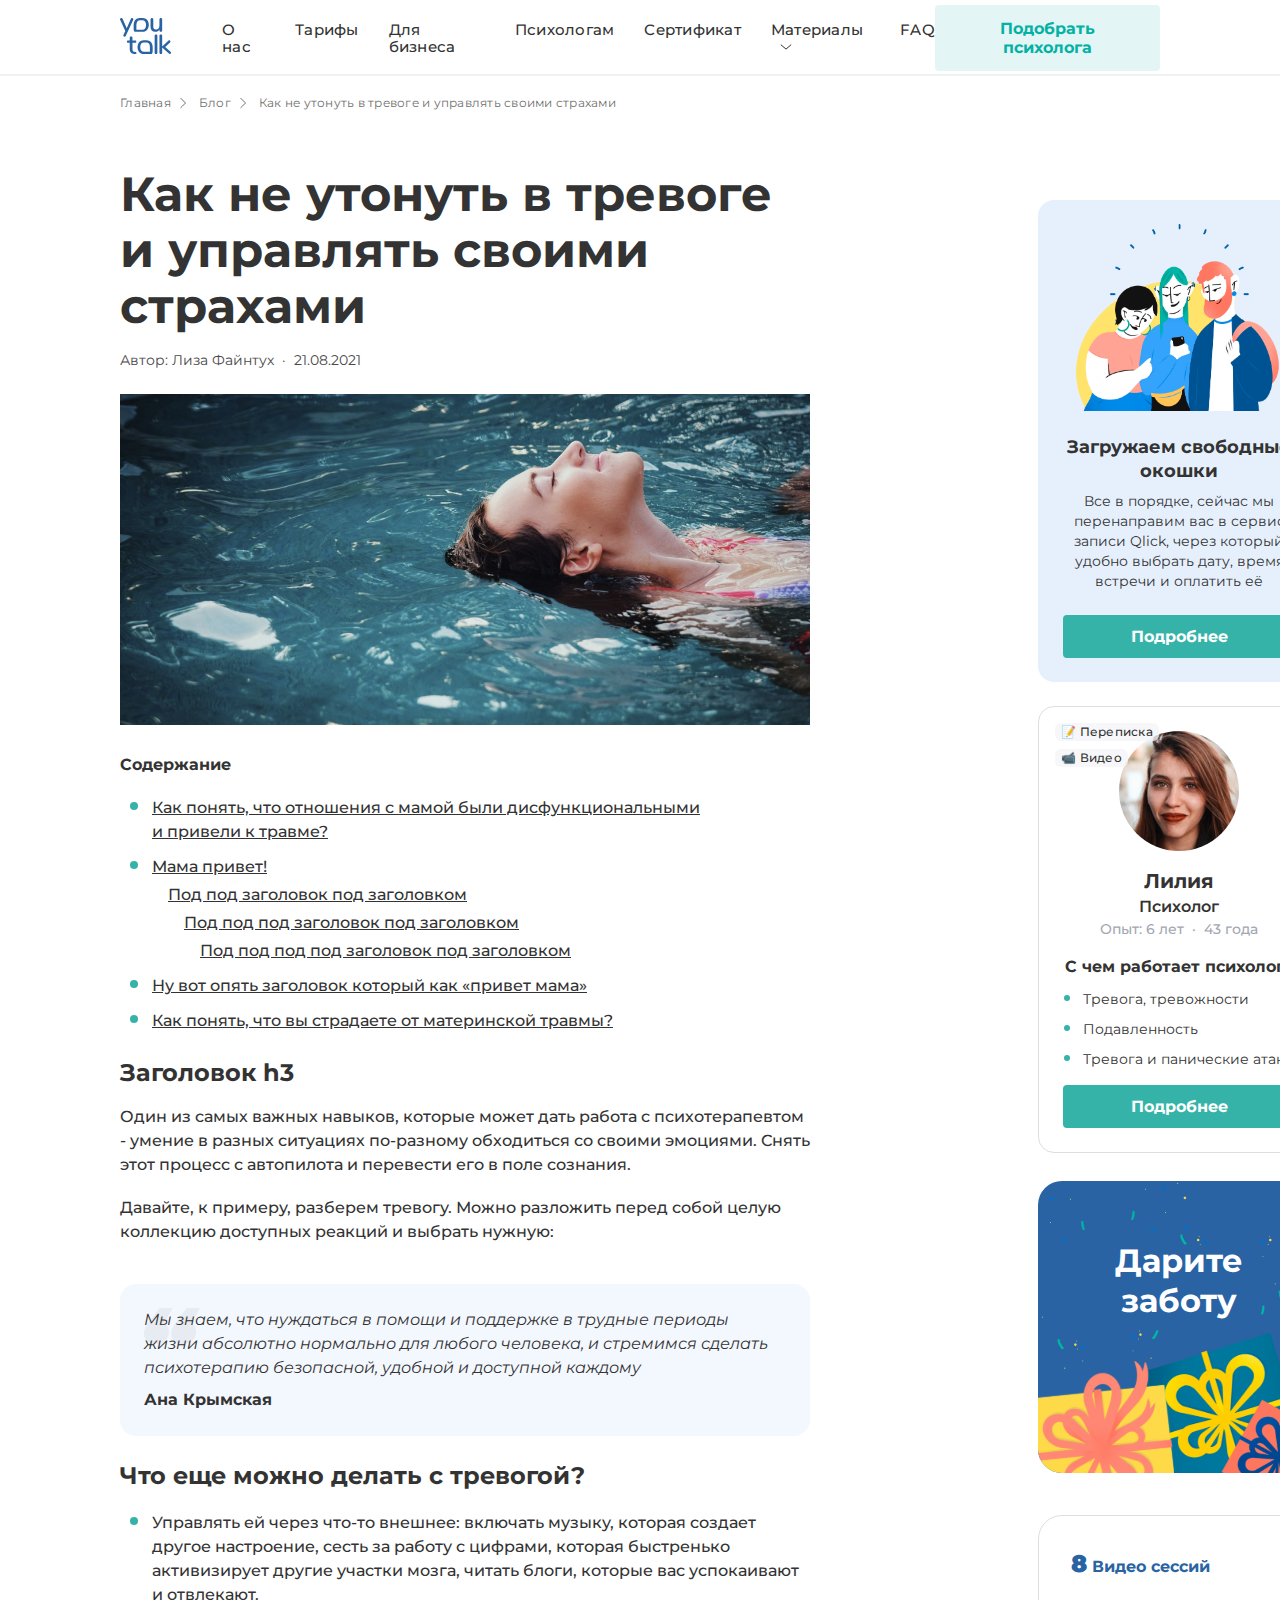
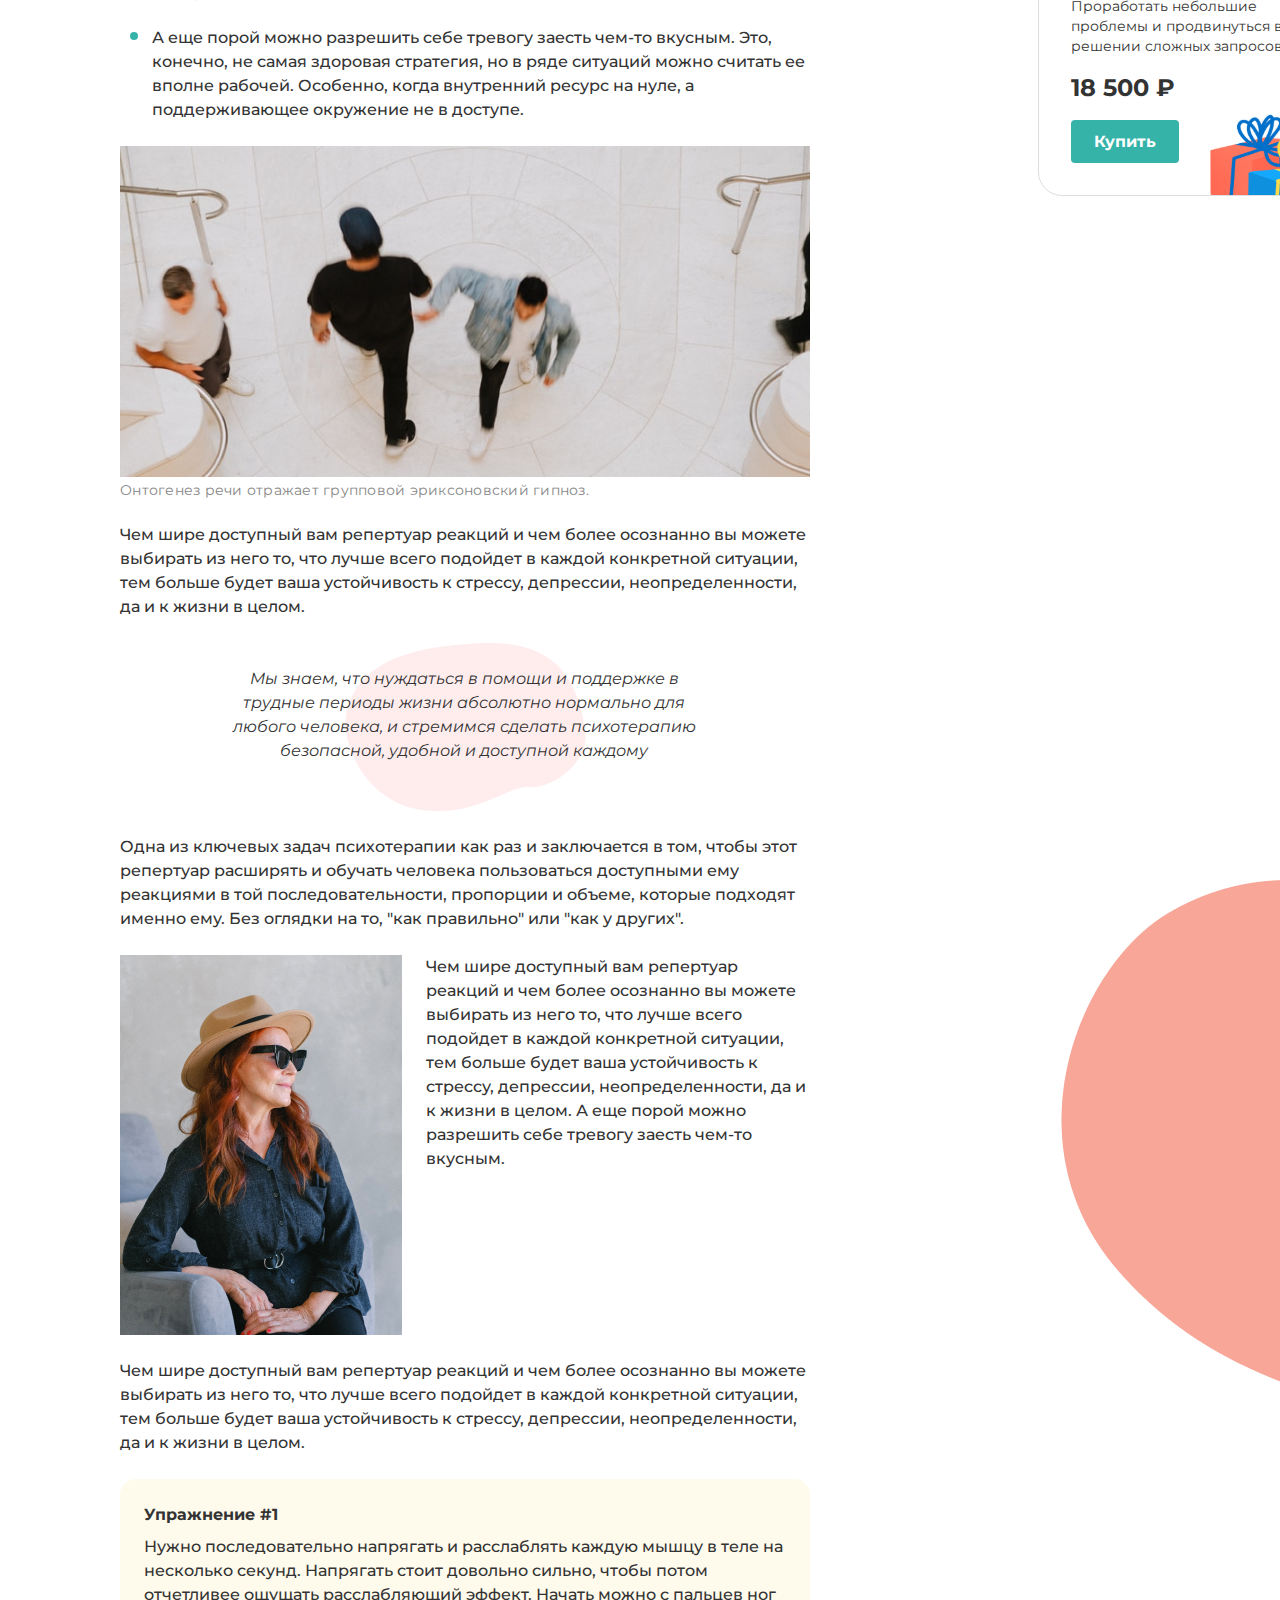
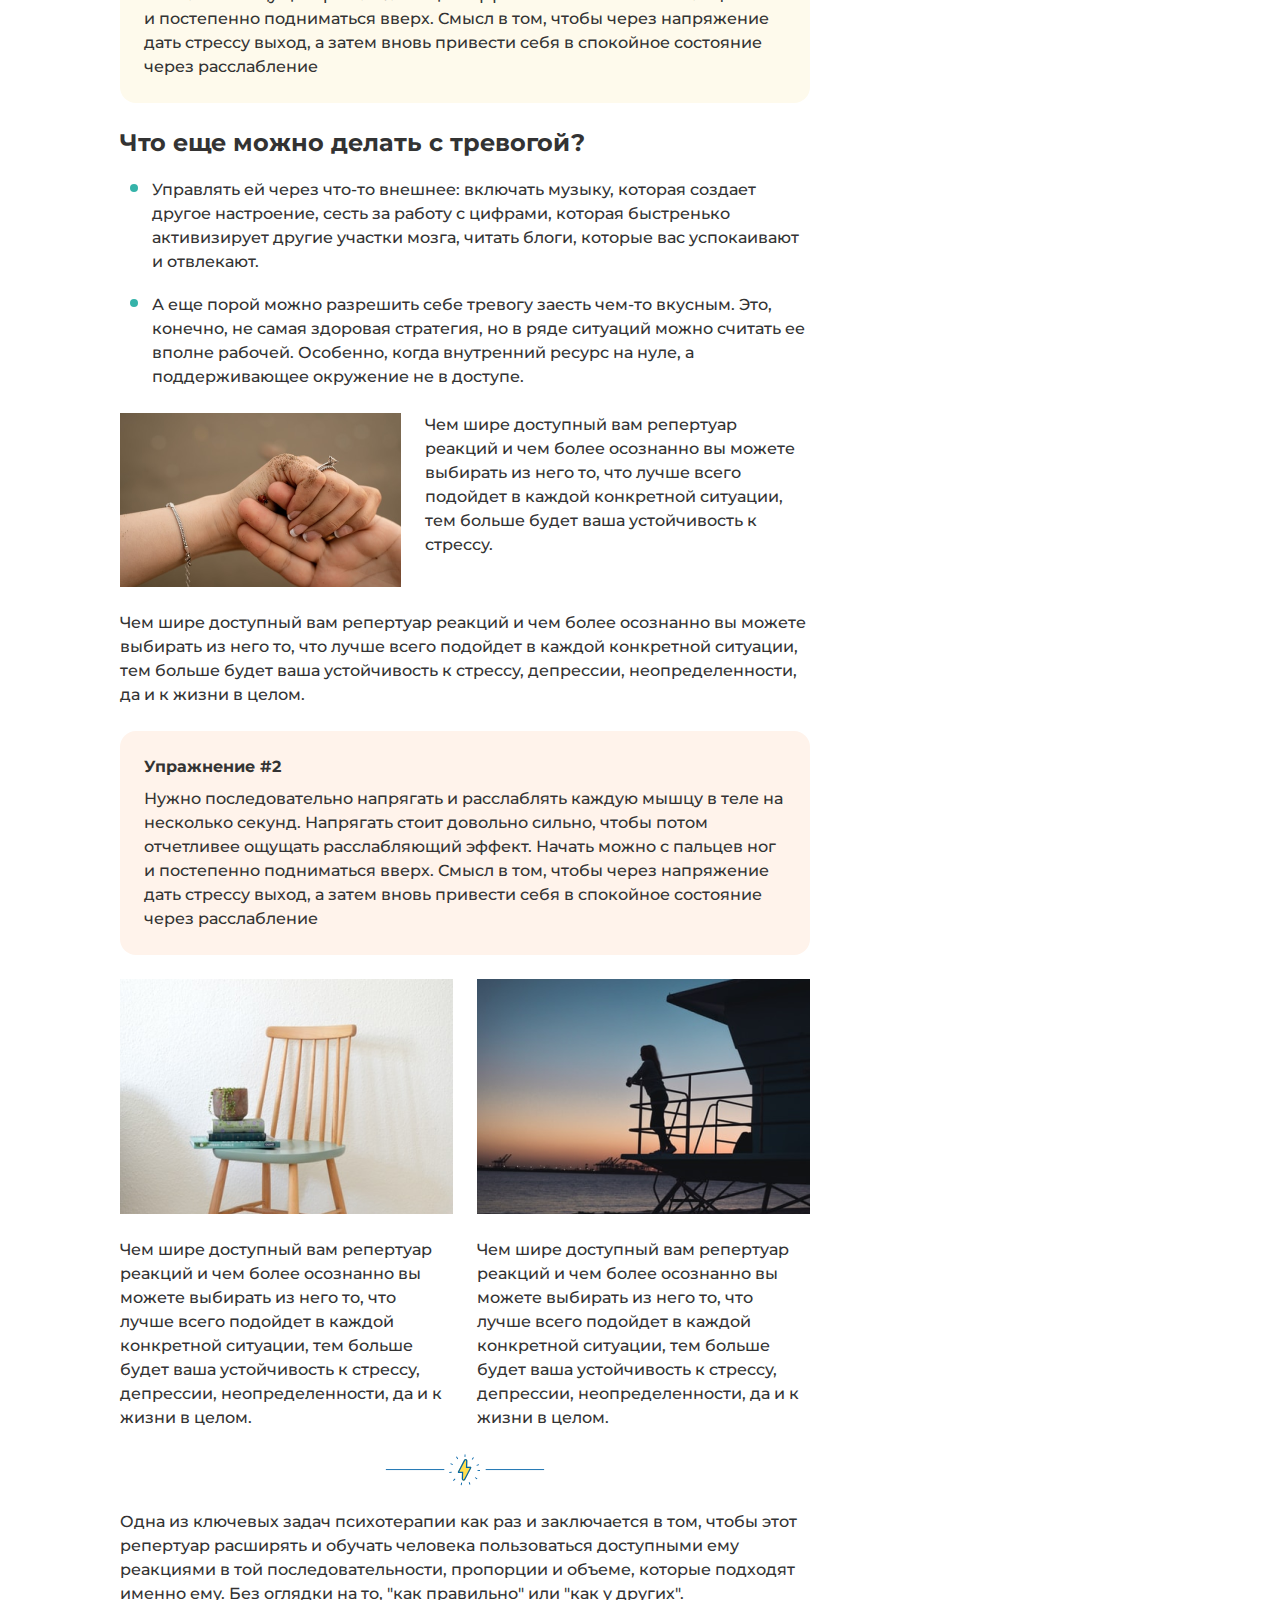
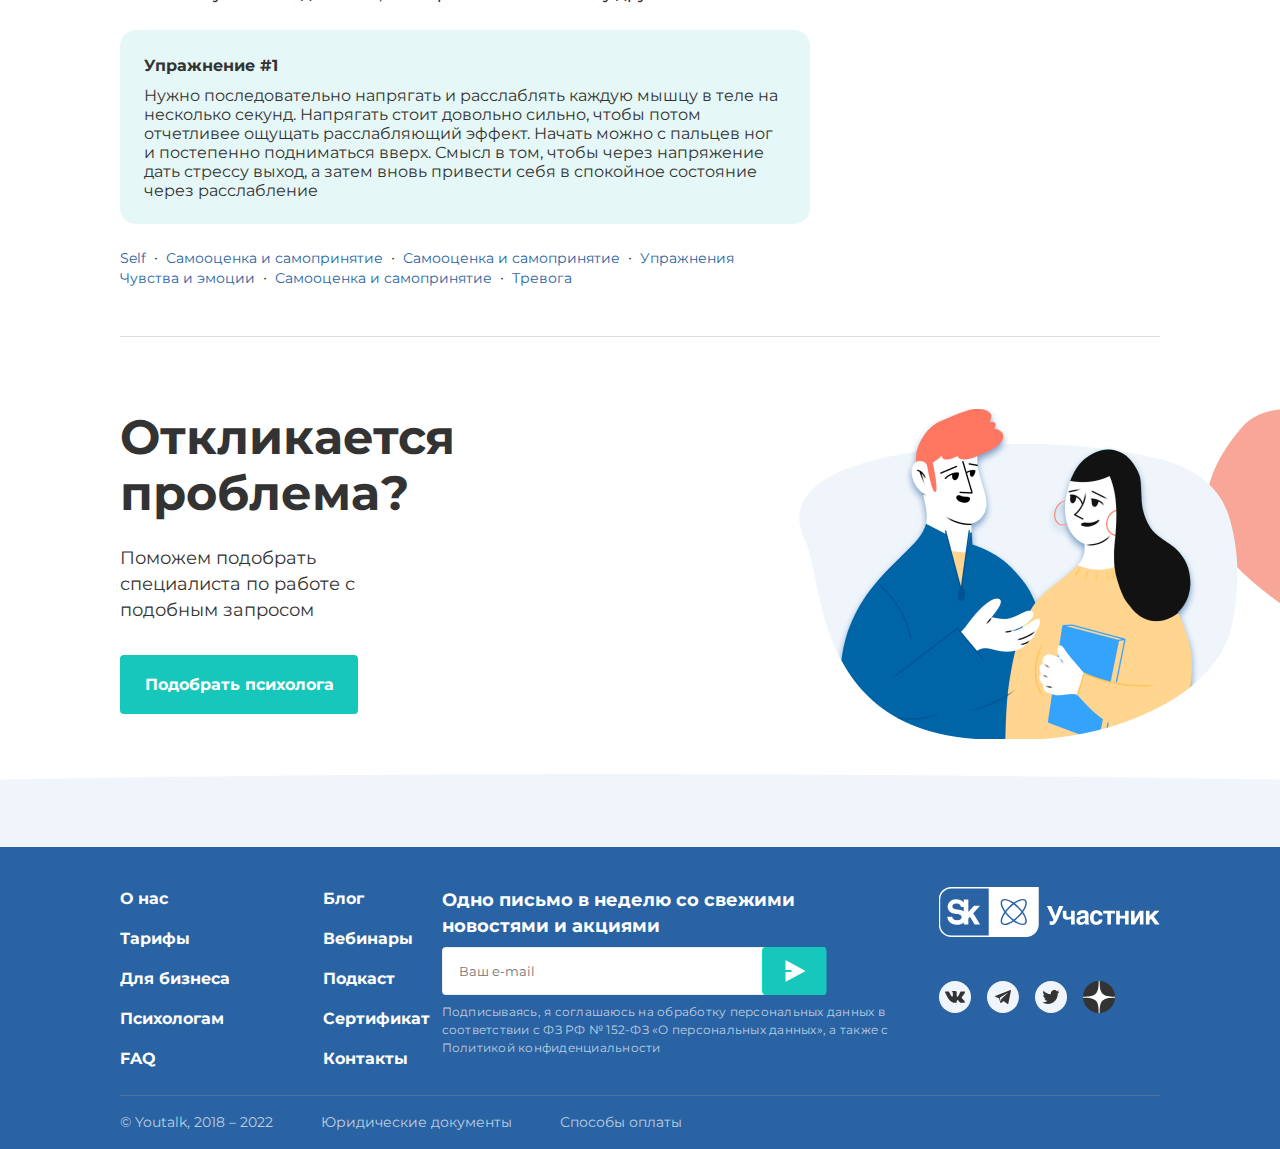
<file: article.html>
<!DOCTYPE html>
<html lang="ru">
<head>
    <meta charset="UTF-8">
    <meta name="viewport" content="width=device-width, initial-scale=1.0">
    <title>YouTalk</title>
    <link rel="icon" type="image/png" href="img/YouTalk.svg">
    <link rel="stylesheet" href="css/style.css">
    <link rel="stylesheet" href="css/article.css">
    <link rel="stylesheet" href="css/header.css">
    <link rel="stylesheet" href="css/footer.css">
</head>
<body class="background">
    <header class="header">
        <div class="header__layout container">
            <div class="header__logo-nav">
                <a href="index.html" class="header__logo"><img class="logo" src="img/YouTalk.svg" alt="Блог"></a>
                <nav class="header__menu">
                    <ul class="header__menu__list">
                        <li class="header__menu__item"><a href="#">О нас</a></li>
                        <li class="header__menu__item"><a href="#">Тарифы</a></li>
                        <li class="header__menu__item"><a href="#">Для бизнеса</a></li>
                        <li class="header__menu__item"><a href="#">Психологам</a></li>
                        <li class="header__menu__item"><a href="#">Сертификат</a></li>
                        <li class="header__menu__item materials"><a href="#">Материалы</a></li>
                        <li class="header__menu__item"><a href="#">FAQ</a></li>
                    </ul>
                </nav>
            </div> 
            <button href="#" class="header__button">Подобрать психолога</button>
            <div class="header__burger">
                <img src="img/burger-menu.svg" alt="Меню">
            </div>
        </div>
    </header>
    <main class="main-article container">
        <ul class="breadcrumb">
            <li class="breadcrumb__item"><a href="#">Главная</a></li>
            <li class="breadcrumb__item"><img src="img/arrow-right.svg"></li>
            <li class="breadcrumb__item"><a href="index.html">Блог</a></li>
            <li class="breadcrumb__item"><img src="img/arrow-right.svg"></li>
            <li class="breadcrumb__item"><a href="article.html">Как не утонуть в тревоге и управлять своими страхами</a></li>
        </ul>
        <section class="content">
            <div class="article">
                <h1 class="article__title">Как не утонуть в тревоге и управлять своими страхами</h1>
                <ul class="article__biblio">
                    <li class="article__biblio__item">Автор: Лиза Файнтух</li>
                    <li class="article__biblio__item">&middot;</li>
                    <li class="article__biblio__item">21.08.2021</li>
                </ul>
                <img class="article__main-image" src="img/article/article-1.png" alt="Иллюстрация">
                <div class="article__contents">
                    <h4 class="article__contents__title">Содержание</h4>
                    <ul class="article__list article__contents__list">
                        <li class="article__contents__item">Как понять, что отношения с мамой были дисфункциональными и привели к травме?</li>
                        <li class="article__contents__item">Мама привет!
                            <ul class="article__contents__sublist">Под под заголовок под заголовком
                                <ul class="article__contents__sublist">Под под под заголовок под заголовком
                                    <ul class="article__contents__sublist">Под под под под заголовок под заголовком</ul>
                                </ul>
                            </ul>
                        </li>
                        <li class="article__contents__item">Ну вот опять заголовок который как «привет мама»</li>
                        <li class="article__contents__item">Как понять, что вы страдаете от материнской травмы?</li>
                    </ul>
                </div>

                <div class="article__heading">
                    <h3 class="article__sub-title">Заголовок h3</h3>
                    <p class="article__text">Один из самых важных навыков, которые может дать работа с психотерапевтом - умение в разных ситуациях по-разному обходиться со своими эмоциями.  Снять этот процесс с автопилота и перевести его в поле сознания.</p>
                    <br>
                    <p class="article__text">Давайте, к примеру, разберем тревогу. Можно разложить перед собой целую коллекцию доступных реакций и выбрать нужную:</p>
                </div>
                
                <div class="article__quote">
                    <img class="article__quote__marks" src="img/article/quote-marks.png" alt="Кавычки">
                    <p class="article__quote__text">Мы знаем, что нуждаться в помощи и поддержке в трудные периоды жизни абсолютно нормально для любого человека, и стремимся сделать психотерапию безопасной, удобной и доступной каждому</p>
                    <div class="article__quote__author">Ана Крымская</div>
                </div>
                <div class="article__main-part">
                    <div class="article__anxiety">
                        <h3 class="article__sub-title">Что еще можно делать с тревогой?</h3>
                        <ul class="article__list article__anxiety__list">
                            <li class="article__text">Управлять ей через что-то внешнее: включать музыку, которая создает другое настроение, сесть за работу с цифрами, которая быстренько активизирует другие участки мозга, читать блоги, которые вас успокаивают и отвлекают.</li>
                            <li class="article__text">А еще порой можно разрешить себе тревогу заесть чем-то вкусным. Это, конечно, не самая здоровая стратегия, но в ряде ситуаций можно считать ее вполне рабочей. Особенно, когда внутренний ресурс на нуле, а поддерживающее окружение не в доступе.</li>
                        </ul>
                    </div>

                    <div class="article__image-descr">
                        <img class="article__image-descr__image" src="img/article/article-2.png" alt="Иллюстрация">
                        <p class="article__image-descr__text">Онтогенез речи отражает групповой эриксоновский гипноз.</p>
                    </div>
                    
                    <p class="article__text">Чем шире доступный вам репертуар реакций и чем более осознанно вы можете выбирать из него то, что лучше всего подойдет в каждой конкретной ситуации, тем больше будет ваша устойчивость к стрессу, депрессии, неопределенности, да и к жизни в целом.</p>
                    
                    <div class="article__quote-center">
                        <p class="article__quote-text">Мы знаем, что нуждаться в помощи и поддержке в трудные периоды жизни абсолютно нормально для любого человека, и стремимся сделать психотерапию безопасной, удобной и доступной каждому</p>
                    </div>
                        
                    <p class="article__text">Одна из ключевых задач психотерапии как раз и заключается в том, чтобы этот репертуар расширять и обучать человека пользоваться доступными ему реакциями в той последовательности, пропорции и объеме, которые подходят именно ему. Без оглядки на то, "как правильно" или "как у других".</p>
                    <div class="article__ill-text">
                        <img class="article__ill-text__image" src="img/article/article-3.png" alt="Иллюстрация">
                        <p class="article__text"> Чем шире доступный вам репертуар реакций и чем более осознанно вы можете выбирать из него то, что лучше всего подойдет в каждой конкретной ситуации, тем больше будет ваша устойчивость к стрессу, депрессии, неопределенности, да и к жизни в целом. А еще порой можно разрешить себе тревогу заесть чем-то вкусным.</p>
                    </div>

                    <p class="article__text">Чем шире доступный вам репертуар реакций и чем более осознанно вы можете выбирать из него то, что лучше всего подойдет в каждой конкретной ситуации, тем больше будет ваша устойчивость к стрессу, депрессии, неопределенности, да и к жизни в целом.</p>
                    <div class="article__exercise first-exercise"> 
                        <h4 class="article__exercise__title">Упражнение #1</h4>
                        <p class="article__text">Нужно последовательно напрягать и расслаблять каждую мышцу в теле на несколько секунд. Напрягать стоит довольно сильно, чтобы потом отчетливее ощущать расслабляющий эффект. Начать можно с пальцев ног и постепенно подниматься вверх. Смысл в том, чтобы через напряжение дать стрессу выход, а затем вновь привести себя в спокойное состояние через расслабление</p>
                    </div>
                    <div class="article__anxiety">
                        <h3 class="article__sub-title">Что еще можно делать с тревогой?</h3>
                        <ul class="article__list article__anxiety__list">
                            <li class="article__anxiety__item">Управлять ей через что-то внешнее: включать музыку, которая создает другое настроение, сесть за работу с цифрами, которая быстренько активизирует другие участки мозга, читать блоги, которые вас успокаивают и отвлекают.</li>
                            <li class="article__anxiety__item">А еще порой можно разрешить себе тревогу заесть чем-то вкусным. Это, конечно, не самая здоровая стратегия, но в ряде ситуаций можно считать ее вполне рабочей. Особенно, когда внутренний ресурс на нуле, а поддерживающее окружение не в доступе.</li>
                        </ul>
                    </div>

                    <div class="article__ill-text">
                        <img class="article__ill-text__image" src="img/article/article-4.png" alt="Иллюстрация">
                        <p class="article__text">Чем шире доступный вам репертуар реакций и чем более осознанно вы можете выбирать из него то, что лучше всего подойдет в каждой конкретной ситуации, тем больше будет ваша устойчивость к стрессу.</p>
                    </div>

                    <p class="article__text">Чем шире доступный вам репертуар реакций и чем более осознанно вы можете выбирать из него то, что лучше всего подойдет в каждой конкретной ситуации, тем больше будет ваша устойчивость к стрессу, депрессии, неопределенности, да и к жизни в целом.</p>
                    <div class="article__exercise second-exercise">
                        <h4 class="article__exercise__title">Упражнение #2</h4>
                        <p class="article__text">Нужно последовательно напрягать и расслаблять каждую мышцу в теле на несколько секунд. Напрягать стоит довольно сильно, чтобы потом отчетливее ощущать расслабляющий эффект. Начать можно с пальцев ног и постепенно подниматься вверх. Смысл в том, чтобы через напряжение дать стрессу выход, а затем вновь привести себя в спокойное состояние через расслабление</p>
                    </div>

                    <div class="article__columns">
                        <div class="article__columns__column">
                            <img class="article__columns__image" src="img/article/article-5.png" alt="Иллюстрация">
                            <p class="article__text">Чем шире доступный вам репертуар реакций и чем более осознанно вы можете выбирать из него то, что лучше всего подойдет в каждой конкретной ситуации, тем больше будет ваша устойчивость к стрессу, депрессии, неопределенности, да и к жизни в целом.</p>
                        </div>
                        <div class="article__columns__column">
                            <img class="article__columns__image" src="img/article/article-6.png" alt="Иллюстрация">
                            <p class="article__text">Чем шире доступный вам репертуар реакций и чем более осознанно вы можете выбирать из него то, что лучше всего подойдет в каждой конкретной ситуации, тем больше будет ваша устойчивость к стрессу, депрессии, неопределенности, да и к жизни в целом.</p>
                        </div>
                    </div>

                    <img class="article__separator" src="img/article/lightning.svg" alt="Молния">
                    <p class="article__text">Одна из ключевых задач психотерапии как раз и заключается в том, чтобы этот репертуар расширять и обучать человека пользоваться доступными ему реакциями в той последовательности, пропорции и объеме, которые подходят именно ему. Без оглядки на то, "как правильно" или "как у других".</p>
                    
                    <div class="article__exercise third-exercise">
                        <h4 class="article__exercise__title">Упражнение #1</h4>
                        <p class="article__textt">Нужно последовательно напрягать и расслаблять каждую мышцу в теле на несколько секунд. Напрягать стоит довольно сильно, чтобы потом отчетливее ощущать расслабляющий эффект. Начать можно с пальцев ног и постепенно подниматься вверх. Смысл в том, чтобы через напряжение дать стрессу выход, а затем вновь привести себя в спокойное состояние через расслабление</p>
                    </div>

                    <ul class="article__links">
                        <li class="article__links__item"><a href="#">Self</a></li>
                        <li class="article__links__item"><a href="#">Самооценка и самопринятие</a></li>
                        <li class="article__links__item"><a href="#">Самооценка и самопринятие</a></li>
                        <li class="article__links__item"><a href="#">Упражнения</a></li>
                        <li class="article__links__item"><a href="#">Чувства и эмоции</a></li>
                        <li class="article__links__item"><a href="#">Самооценка и самопринятие</a></li>
                        <li class="article__links__item"><a href="#">Тревога</a></li>
                    </ul>
                </div>
            </div>

            <aside class="sidebar">
                <div class="sidebar__rectangles">
                    <div class="sidebar__boking">
                        <img class="sidebar__boking__image" src="img/article/sidebar/sidebar-1.png" alt="Изображение">
                        <div class="sidebar__boking__descr">
                            <span class="sidebar__boking__title">Загружаем свободные окошки</span>
                            <p class="sidebar__boking__text">Все в порядке, сейчас мы перенаправим вас в сервис записи Qlick, через который удобно выбрать дату,  время встречи и оплатить её</p>
                        </div>
                        <button class="sidebar__button" href="#">Подробнее</button>
                    </div>
                    <div class="sidebar__contact">
                        <img class="sidebar__contact__image" src="img/article/sidebar/sidebar-2.png" alt="Фото психолога">
                        <ul class="sidebar__contact__tags">
                            <li class="sidebar__contact__item">&#x1F4DD; Переписка</li>
                            <li class="sidebar__contact__item">&#x1F4F9; Видео</li>
                        </ul>
                        <span class="sidebar__contact__name">Лилия</span>
                        <span class="sidebar__contact__job">Психолог</span>
                        <ul class="sidebar__contact__descr">
                            <li class="sidebar__contact__descr-item">Опыт: 6 лет</li>
                            <li class="sidebar__contact__descr-item">43 года </li>
                        </ul>
                        <div class="sidebar__contact-info">
                            <p class="sidebar__contact-info__text">С чем работает психолог</p>
                            <ul class="sidebar__contact-info__list">
                                <li class="sidebar__contact-info__item">Тревога, тревожности</li>
                                <li class="sidebar__contact-info__item">Подавленность</li>
                                <li class="sidebar__contact-info__item">Тревога и панические атаки</li>
                            </ul>
                        </div>
                        <button class="sidebar__button contact_button">Подробнее</button>
                    </div>
                </div>
                <div class="sidebar__squares">
                    <div class="sidebar__squares__gift">
                        <a href="#" class="sidebar__gift">
                            <p class="sidebar__gift-text">Дарите заботу</p>
                            <img class="sidebar__gift__img" src="img/article/sidebar/sidebar-presents.svg" alt="Подарки">
                        </a>
                    </div>
                    <div class="sidebar__offer">
                        <span class="sidebar__offer__title"><b class="sidebar__offer__title-big">8</b> Видео сессий</span>
                        <p class="sidebar__offer__text">Проработать небольшие проблемы и продвинуться в решении сложных запросов</p>
                        <h3 class="sidebar__offer__price">18 500 ₽</h3>
                        <button class="sidebar__button offer___button">Купить</button>
                        <img class="sidebar__offer__gifts" src="img/article/sidebar/sidebar-4.svg" alt="Подарки">
                    </div>
                </div>
            </aside>

        </section>

        <section class="feedback">
            <div class="feedback__form">
                <h1 class="feedback__title">Откликается проблема?</h1>
                <p class="feedback__text">Поможем подобрать специалиста по работе с подобным запросом</p>
                <button class="feedback__button">Подобрать психолога</button>
            </div>
            <img class="closing-section-heroes" src="img/article/feedback-1.png" alt="Обратная связь">
        </section>
    </main>
    <footer class="footer">
        <div class="footer__layout container">
            <div class="footer__top">
                <div class="footer__menu">
                    <ul class="footer__list">
                        <li><a href="#">О нас</a></li>
                        <li><a href="#">Тарифы</a></li>
                        <li><a href="#">Для бизнеса</a></li>
                        <li><a href="#">Психологам</a></li>
                        <li><a href="#">FAQ</a></li>
                    </ul>
                    <ul class="footer__list">
                        <li><a href="index.html">Блог</a></li>
                        <li><a href="#">Вебинары</a></li>
                        <li><a href="#">Подкаст</a></li>
                        <li><a href="#">Сертификат</a></li>
                        <li><a href="#">Контакты</a></li>
                    </ul>
                </div>
                <div class="footer__form">
                    <div class="footer__form__title">Одно письмо в неделю со свежими <br> новостями и акциями</div>
                    <form class="footer__form__email-input">
                        <input class="footer__form__email-info" type="text" placeholder="Ваш e-mail">
                        <button class="footer__form__email-button"><img src="img/email-button.svg" alt="Отправить"/></button>
                    </form>
                    <div class="footer__form__text">Подписываясь, я соглашаюсь на обработку персональных данных в соответствии с ФЗ РФ № 152-ФЗ «О персональных данных», а также с Политикой конфиденциальности</div>
                </div>
                <div class="footer__icons">
                    <a class="footer__icons__sk" href="#" target="_blank"><img src="img/Sk.svg" alt="Участник Сколково"></a>
                    <ul class="footer__icons-social">
                    <li><a class="footer__icons-social-item" href="#" target="_blank"><img src="img/vk.svg" alt="Вконтакте"></a></li>
                    <li><a class="footer__icons-social-item" href="#" target="_blank"><img src="img/telegram.svg" alt="Телеграм"></a></li>
                    <li><a class="footer__icons-social-item" href="#" target="_blank"><img src="img/twitter.svg" alt="Твиттер"></a></li>
                    <li><a class="footer__icons-social-item" href="#" target="_blank"><img src="img/dzen.svg" alt="Дзен"></a></li>
                </ul>
            </div>
        </div>
            <div class="footer__bottom">
            <ul class="footer__bottom-list">
                <li><a class="footer__bottom-item" href="#">&#169; Youtalk, 2018 – 2022</a></li>
                <li><a class="footer__bottom-item" href="#">Юридические документы</a></li>
                <li><a class="footer__bottom-item" href="#">Способы оплаты</a></li>
            </ul>
        </div>
    </footer>
</body>
</html>
</file>
<file: css/style.css>
@import url("https://fonts.googleapis.com/css2?family=Montserrat:wght@400;500;600;700&display=swap");

*{
    font-family: "Montserrat", sans-serif;
    box-sizing: border-box;
    margin: 0;
    padding: 0;
    color: #333333;
}

body {
    margin: 0;
}
  
a {
    color: #333333;
    text-decoration: none;
}

ul {
    margin: 0;
    padding: 0;
    list-style: none;
}

.container{
    max-width: 1440px;
    padding: 0 120px;
    margin: 0 auto;
}


.main{
    background: url(../img/blog/Vector_bg.png) no-repeat center;
    background-position-y: 325px;
    background-size: 100%;
}

.breadcrumb{
    display: flex;
    margin-top: 16px;
}

.breadcrumb__item a{
    font-size: 12px;
    font-weight: 400;
    line-height: 18px;
    letter-spacing: 0.25px;
    color:#707070;
}

.breadcrumb__item img{
    vertical-align: middle;
    padding-right: 8px;
    padding-left: 4px;
}

.main__title{
    margin: 30px 0 32px 0;
    font-size: 48px;
    font-weight: 700;
    line-height: 56px;
}

.main__tag-bar{
    display: flex;
    gap: 8px;
    flex-wrap: wrap;
    align-items: center;
    justify-content: flex-start;
    margin-bottom: 24px;
}

.main__tag-bar__item{
    padding: 6px 8px;
    font-size: 14px;
    font-weight: 600;
    line-height: 20px;
    border-radius: 24px;
    border: #C1C5CD 1px;
    box-shadow: #C1C5CD 0px 0px 0px 1px;
}

.main__tag-bar__item:hover{
    border: #16C8BB solid 2px;
    box-shadow: #16C8BB;
}

.active-tag{
    border: #16C8BB solid 2px;
}

.main__articles{
    display: grid;
    row-gap: 24px;
    column-gap: 24px;
}

.main__article__wrap{
    position: relative;
    z-index: 1;
    overflow: hidden;
    border-radius: 16px;
    border: #DEDEDE solid 1px;
    background-color: #FFFFFF;
}

.main__article__wrap:nth-child(1){
    grid-column-start: 1;
    grid-column-end: 4;
}

.main__article__wrap:nth-child(2){
    grid-column-start: 4;
    grid-column-end: 7;
}

.small-wrap:nth-child(3n) {
    grid-column-start: 1;
    grid-column-end: 3;
}
  
.small-wrap:nth-child(3n+1) {
    grid-column-start: 3;
    grid-column-end: 5;
}

.small-wrap:nth-child(3n+2) {
    grid-column-start: 5;
    grid-column-end: 7;
}

.main__article__tags{
    display: flex;
    flex-direction: column;
    position: absolute;
    top: 0;
    left: 0;
    z-index: 2;
    align-items: flex-start;
}

.main__article__item{
    margin: 8px 0 0 8px;
    background-color: #FFFFFFb3;
    border-radius: 24px;
    padding: 6px 8px;
    font-size: 14px;
    font-weight: 600;
    line-height: 20px;
}

.main__article__descr{
    padding: 16px;
}

.main__article__title{
    font-size: 18px;
    font-weight: 700;
    line-height: 26px;
    padding-bottom: 4px;
}

.main__article__author{
    font-size: 12px;
    font-weight: 400;
    line-height: 18px;
    letter-spacing: 0.25px;
    color: #494949;
    padding-bottom: 8px;
}

.main__article__text{
    font-size: 14px;
    font-weight: 400;
    line-height: 20px;
    padding-bottom: 68px;
}

.small-card-text{
    padding-bottom: 18px;
}

.main__article__date{
    font-size: 12px;
    font-weight: 400;
    line-height: 18px;
    letter-spacing: 0.25px;
    color: #868686;
}

.main__btn-wrap{
    display: flex;
    justify-content: center;
    margin-top: 56px;
    margin-bottom: 96px;
}

.main__button {
    padding: 12px 72.5px;
    width: 182px;
    background-color: #35B3A9;
    color: #FFFFFF;
    border-radius: 4px;
    border: none;
    font-size: 16px;
    font-weight: 700;
    cursor: pointer;
}

.main__button:hover{
    color: #fafafa;
    background-color: rgb(2, 196, 44);
}

/* media */

@media (max-width: 1024px){
    .container {
        max-width: 1024px;
        padding: 0 32px;
    }
}

@media screen and (max-width: 768px) {
    .container {
        padding: 0 20px;
    }

    .main__title {
        margin: 40px 0 32px 0;
        font-size: 32px;
        line-height: 40px;
    }
    
    .main__article__item{
        display: block;;
    }

    .main__article__wrap:nth-child(1),
    .main__article__wrap:nth-child(2) {
        grid-column-start: 1;
        grid-column-end: 7;
        width: 100%;
    }

    .main__article__text {
        padding-bottom: 44px;
    }

    .small-wrap:nth-child(2n+1) {
        grid-column-start: 1;
        grid-column-end: 4;
    }
    
    .small-wrap:nth-child(2n+2) {
        grid-column-start: 4;
        grid-column-end: 7;
    }

    .small-card-text {
        padding-bottom: 16px;
    }

    .main__btn-wrap {
        margin-top: 33px;
        margin-bottom: 55px;
    }
}

@media screen and (max-width: 430px) {
    .main__title {
        margin: 32px 0 24px 0;
        font-size: 22px;
        line-height: 32px;
    }

    .main__tag-bar {
        overflow: auto;
        padding-bottom: 10px;
        white-space: nowrap;
        flex-wrap: nowrap;
    }

    .main__articles {
        row-gap: 16px;
    }

    .main__article__text {
        padding-bottom: 16px;
    }

    .small-wrap:nth-child(n+5) {
        display: none;
    }

    .main__article__wrap:nth-child(-n+4),
    .small-wrap:nth-child(-n+4){
        grid-column-start: 1;
        grid-column-end: 7;
    }

    .main__btn-wrap {
        margin-top: 28px;
        margin-bottom: 59px;
    }
}

@media screen and (max-width: 375px) {
    .container {
        padding: 0 16px;
    }

    .main__title {
        margin: 24px 0;
        font-size: 24px;
        line-height: 32px;
    }

    .main__articles {
        row-gap: 16px;
    }

    .main__article__text {
        padding-bottom: 8px;
    }
}
</file>
<file: css/article.css>
body.background{
    background-image: url(../img/article/right-spot.png),
                      url(../img/article/bottom-right-spot.png),
                      url(../img/article/Vector-bg.png);
    background-repeat: no-repeat, no-repeat, no-repeat;
    background-position: top 2480px right -468px,
                         bottom 500px right -199px,
                         center bottom 302px;
    background-size: auto, auto, 100%;
}

.article__sub-title{
    margin-bottom: 16px;
    font-size: 24px;
    font-weight: 700;
    line-height: 32px;
}

.article__list{
    list-style-type: disc;
    display: flex;
    flex-direction: column;
    font-size: 16px;
    font-weight: 500;
    line-height: 24px;
    margin-left: 32px;
}

.article__list li::marker {
    color: #35B3A9;
    font-size: 24px;
    margin-right: 8px;
    vertical-align: middle;
}

.article__text{
    font-size: 16px;
    font-weight: 500;
    line-height: 24px;
}

.article__exercise{
    display: flex;
    flex-direction: column;
    gap: 8px;
    padding: 24px;
    border-radius: 16px;
}

.article__exercise__title{
    font-size: 16px;
    font-weight: 700;
    line-height: 24px;
}

.content{
    display: flex;
    gap: 228px;
    border-bottom: #DEDEDE solid 1px;
}

.article__title{
    margin: 54px 0 16px 0;
    font-size: 48px;
    font-weight: 700;
    line-height: 56px;
}

.article__biblio{
    margin-bottom: 24px;
    display: flex;
    flex-direction: row;
    gap: 8px;
}

.article__biblio__item{
    font-size: 14px;
    font-weight: 400;
    line-height: 20px;
    color: #494949;
}

.article__contents__title{
    font-size: 16px;
    font-weight: 700;
    line-height: 24px;
    margin: 24px 0 16px 0;
}

.article__contents__list{
    gap: 8px;
    padding-right: 101px;
    text-decoration: underline;
}

.article__contents__sublist{
    display: flex;
    flex-direction: column;
    margin-left: 16px;
    margin-top: 4px;
}

.article__heading{
    margin: 24px 0 40px 0 ;
}

.article__quote{
    position: relative;
    background-color: #F3F7FE;
    padding: 24px;
    border-radius: 16px;
}

.article__quote__marks{
    position: absolute;
}

.article__quote__text{
    font-style: italic;
    font-size: 16px;
    font-weight: 400;
    line-height: 24px;
    margin-bottom: 8px;
}

.article__quote__author{
    font-size: 16px;
    font-weight: 700;
    line-height: 24px;
}

.article__main-part{
    display: flex;
    flex-direction: column;
    margin-top: 24px;
    gap: 24px;
}

.article__anxiety__list{
    gap: 16px;
}

.article__image-descr__text{
    font-size: 14px;
    font-weight: 400;
    line-height: 130%;
    letter-spacing: 0.25px;
    color: #868686;
}

.article__quote-center{
    position: relative;
    text-align: center;
    padding: 24px 104px 48px 102px;
    background-image: url(../img/article/middle-spot.png);
    background-repeat: no-repeat;
    background-position: center;
    background-size: contain;
}

.article__quote-text{
    font-size: 16px;
    font-style: italic;
    line-height: 24px;
}

.article__ill-text{
    display: flex;
    gap: 24px;
}

.first-exercise{
    background-color: #FEFAEC;
}

.second-exercise{
    background-color: #FFF3EB;
}

.article__columns{
    display: flex;
    flex-direction: row;
    gap: 24px;
}

.article__columns__column{
    display: flex;
    flex-direction: column;
    gap: 24px;
}

.article__separator{
    align-self: center;
    width: 178.75px;
    height: 32px;
}

.third-exercise{
    background-color: #03B2A51a
}

.article__links{
    display: flex;
    flex-direction: row;
    flex-wrap: wrap;
    margin-bottom: 48px;
}

.article__links__item:not(:last-child)::after {
    content: "·";
    margin-left: 8px;
    margin-right: 8px;
}

.article__links__item:nth-child(4)::after {
    content: none;
}

.article__links__item a{
    color: #2963A3;
    font-size: 14px;
    font-weight: 400;
    line-height: 20px;
}

.article__links__item a:hover{
    color: #c61995;
}

.feedback{
    display: flex;
    gap: 303px;
    margin-top: 72px;
    margin-bottom: 108px;
    position: relative;
}

.feedback__form{
    display: flex;
    flex-direction: column;
    gap: 24px;
    width: 348px;
}

.feedback__title{
    font-size: 48px;
    font-weight: 700;
    line-height: 56px;
}

.feedback__text{
    font-size: 18px;
    font-weight: 400;
    line-height: 26px;
    margin-right: 21px;
}

.feedback__button{
    margin-top: 8px;
    padding: 20px 24px;
    background-color: #16C8BB;
    color: #FFFFFF;
    border-radius: 4px;
    border: none;
    font-size: 16px;
    font-weight: 700;
    cursor: pointer;
    width: 238px;
}

.feedback__button:hover{
    color: #fafafa;
    background-color: rgb(2, 196, 44);
}

.sidebar {
    display: flex;
    flex-direction: column;
    margin-top: 88px;
    width: 282px;
}

.sidebar__boking{
    display: flex;
    flex-direction: column;
    align-items: center;
    gap: 24px;
    padding: 24px;
    margin-bottom: 24px;
    background-color: #E6F0FD;
    border-radius: 16px;
}

.sidebar__boking__image{
    width: 100%;
}

.sidebar__boking__descr{
    display: flex;
    flex-direction: column;
    text-align: center;
    gap: 8px;
}

.sidebar__boking__title{
    font-size: 18px;
    font-weight: 700;
    line-height: 24px;
}

.sidebar__boking__text{
    font-size: 14px;
    font-weight: 400;
    line-height: 20px;
}

.sidebar__button{
    padding: 12px 67.5px;
    background-color: #35B3A9;
    color: #FFFFFF;
    border-radius: 4px;
    border: none;
    font-size: 16px;
    font-weight: 700;
    cursor: pointer;
}

.sidebar__button:hover{
    color: #fafafa;
    background-color: rgb(2, 196, 44);
}

.sidebar__contact{
    display: flex;
    flex-direction: column;
    align-items: center;
    padding: 24px;
    border-radius: 16px;
    border: 1px solid #DEDEDE;
    position: relative;
}

.sidebar__contact__image{
    border-radius: 50%;
    margin-bottom: 16px;
}

.sidebar__contact__tags{
    position: absolute;
    z-index: 2;
    display: flex;
    flex-direction: column;
    align-items: flex-start;
    gap: 8px;
    top: 0;
    left: 0;
    margin: 16px 0 0 16px;
}

.sidebar__contact__item{
    background-color: #F3F4F8b3;
    border-radius: 6px;
    padding: 0 6px;
    font-size: 12px;
    font-weight: 500;
    line-height: 18px;
    letter-spacing: 0.25px;
}

.sidebar__contact__name{
    font-size: 20px;
    font-weight: 700;
    line-height: 28px;
}

.sidebar__contact__job{
    font-size: 16px;
    font-weight: 600;
    line-height: 24px;  
}

.sidebar__contact__descr{
    display: flex;
    flex-direction: row;
    flex-wrap: wrap;
}

.sidebar__contact__descr-item:not(:last-child)::after {
    content: "·";
    margin-left: 8px;
    margin-right: 8px;
}

.sidebar__contact__descr-item{
    color: #A2A7B1;
    font-size: 14px;
    font-weight: 500;
    line-height: 20px
}

.sidebar__contact-info{
    text-align: start;
}

.sidebar__contact-info__text{
    font-size: 16px;
    font-weight: 700;
    line-height: 24px;
    margin-top: 16px;
    margin-bottom: 8px;
}

.sidebar__contact-info__list{
    display: flex;
    flex-direction: column;
    gap: 8px;
    margin-bottom: 16px;
    margin-left: 18px;
}

.sidebar__contact-info__item{
    list-style-type: disc;
    font-size: 14px;
    font-weight: 400;
    line-height: 20px;
}

.sidebar__contact-info__item::marker{
    color: #35B3A9;
    font-size: 20px;
}

.sidebar__squares{
    margin-top: 28px;
}


.sidebar__squares__gift{
    background-image: url(../img/article/sidebar/sidebar-gift-bg.png);
    background-position: top;
    background-repeat: no-repeat;
    background-color: #2963A3;
    height: fit-content;
    overflow: hidden;
    border-radius: 24px;
    position: relative;
}

.sidebar__gift-text{
    padding: 60px 24px 152px 24px;
    font-size: 32px;
    font-weight: 700;
    line-height: 40px;
    color: #FFFFFF;
    text-align: center;
}

.sidebar__gift-text:hover{
    font-size: 34px;
    color: #fffc50;
}

.sidebar__gift__img{
    position: absolute;
    bottom: -19px;
    right: -13px;
    max-width: fit-content;
}

.sidebar__offer {
    display: flex;
    flex-direction: column;
    gap: 16px;
    margin-top: 42px;
    padding: 32px;
    border-radius: 24px;
    height: fit-content;
    overflow: hidden;
    border: 1px solid #DEDEDE;
    position: relative;
}

.sidebar__offer__title{
    color: #2963A3;
    font-style: normal;
    font-weight: 700;
    line-height: 26px;
}

.sidebar__offer__title-big{
    color: #2963A3;
    font-size: 24px;
    line-height: 32px;
}

.sidebar__offer__text{
    font-size: 14px;
    line-height: 20px;
}

.sidebar__offer__price{
    font-size: 24px;
    font-weight: 700;
    line-height: 32px;
}

.offer___button{
    width: 108px;
    padding: 12px 23px;
}

.sidebar__offer__gifts {
    position: absolute;
    bottom: -49px;
    right: -49px;
}

/* media */

@media (max-width: 1024px){
    body.background{
        background-image: none;
    }

    .content{
        grid-gap: 24px;
    }

    .article__main-image{
        width: 100%;
    }

    .article__contents__item:nth-child(2),
    .article__contents__item:nth-child(3){
        display: none;
    }

    .article__image-descr__image{
        width: 100%;
    }

    .feedback{
        display: none;
    }

    .sidebar{
        width: 222px;
    }

    .sidebar__button {
        padding: 12px 41.5px;
    }
    

    .sidebar__gift__img {
        right: -56px;
        bottom: -19px;
    }

    .offer___button {
        width: 108px;
        padding: 12px 23px;
    }

    .sidebar__offer__gifts {
        bottom: -44px;
        right: -83px;
    }
}

@media screen and (max-width: 768px) {
    .content {
        display: flex;
        flex-direction: column;
        gap: 23px;
    }

    .article__links {
        display: none;
    }

    .sidebar{
        margin-top: 0;
        width: 100%;
    }

    .sidebar__rectangles,
    .sidebar__squares{
        display: grid;
        grid-template-columns: 1fr 1fr;
        gap: 16px;
    }

    .sidebar__boking{
        margin-bottom: 0;
    }

    .sidebar__boking__image {
        width: 257px;
    }

    .sidebar__button {
        padding: 12px 105.5px;
    }

    .sidebar__contact {
        padding: 24px 52.5px 36px 52.5px;
    }

    .contact_button{
        padding: 12px 75.5px
    }

    .sidebar__squares {
        margin-top: 36px;
        margin-bottom: 59px;
    }

    .sidebar__gift__img {
        right: 0;
    }

    .sidebar__offer {
        margin-top: 0;
        padding-bottom: 4px;
    }

    .offer___button{
        padding: 12px 23px;
    }

    .sidebar__offer__gifts {
        bottom: -48px;
        right: 5px;
    }

}

@media screen and (max-width: 430px) {
    .breadcrumb__item:last-child {
        overflow: hidden;
        white-space: nowrap;
        text-overflow: ellipsis;
    }

    .article__title {
        margin: 32px 0 8px 0;
        font-size: 32px;
        font-weight: 700;
        line-height: 40px;
    }

    .article__biblio {
        margin-bottom: 16px;
    }

    .article__contents__list {
        gap: 8px;
        padding-right: 0;
        text-decoration: underline;
    }

    .article__heading {
        margin: 24px 0;
    }

    .article__quote-center {
        padding: 24px 0 0 0;
    }

    .article__ill-text {
        gap: 16px;
        flex-direction: column;
    }

    .article__exercise {
        padding: 16px;
    }

    .article__columns {
        flex-direction: column;
    }

    .sidebar {
        margin-top: 56px;
    }

    .sidebar__rectangles, 
    .sidebar__squares {
        grid-template-columns: 1fr;
        grid-template-rows: 1fr 1fr;
        gap: 24px;
    }

    .sidebar__squares {
        margin-top: 24px;
        margin-bottom: 127px;
    }

    .sidebar__gift__img {
        right: 7px;
    }
}

@media screen and (max-width: 375px) {
    .article__title {
        font-size: 24px;
        line-height: 32px;
    }

    .article__heading {
        margin: 16px 0 40px 0;
    }

    .article__sub-title {
        margin-bottom: 8px;
        font-size: 18px;
        line-height: 26px;
    }

    .article__main-part {
        margin-top: 16px;
        gap: 16px;
    }

    .article__anxiety__list {
        gap: 8px;
    }

    .article__quote-center {
        padding: 8px 0 0 0;
    }

    .article__columns {
        gap: 16px;
    }

    .article__columns__column {
        gap: 8px;
    }

    .sidebar {
        margin-top: 16px;
    }

    .sidebar__button {
        padding: 12px 70px;
    }

    .sidebar__squares {
        margin-bottom: 60px;
    }

    .sidebar__squares__gift {
        height: 292px;
    }

    .sidebar__gift__img {
        right: -56px;
        width: 105%;
        bottom: -24px;
    }

    .sidebar__button {
        padding: 12px 23px;
    }
}
</file>
<file: css/header.css>
.header{
    width: 100%;
    padding: 0;
    margin: 0 auto;
    box-shadow: 0px -2px 0px #EFF2F2 inset;
}

.header__layout {
    display: flex;
    justify-content: space-between;
    align-items: center;
    height: 76px;
}

.header__logo-nav{
    display: flex;
    align-items: center;
}

.header__menu__list{
    margin-left: 51px;
    display: flex;
    flex-direction: row;
    gap: 30px;
}

.header__menu__item {
    font-size: 15px;
    font-weight: 500;
    letter-spacing: 0.25px;
    line-height: 114%;
}

.header__menu__item a:hover{
    color: #03b2a5
}

.materials::after{
    content: url(../img/arrow-down.svg);
    position: relative;
    top: 2px;
    left: 8px;
}

.header__button{
    padding: 14px 20px;
    border: 0;
    border-radius: 4px;
    background: #e3f5f5;
    color: #03b2a5;
    font-size: 16px;
    font-weight: 700;
    cursor: pointer;
}
.header__button:hover{
    color: #fafafa;
    background-color: rgb(2, 196, 44);
}

.header__burger{
    display: none;
}

/* media */

@media (min-width: 1000px) and (max-width: 1100px){
    .header__menu__list {
        margin-left: 32px;
        gap: 16px;
    }

    .materials::after {
        left: 4px;
    }
    .header__menu{
        display: block;
    }
    
    .header__button{
        display: block;
        width:230px;

    }
    .header__layout{
    display: flex;
    align-items: baseline;
    height: 76px;
    justify-content: space-evenly;
    align-content: center;
    flex-wrap: wrap;
    flex-direction: column;
    }
}

@media screen and (max-width: 768px) {
    .header__menu{
        display: none;
    }
    
    .header__button{
        display: none;
    }

    .header__burger{
        display: flex;
        border: none;
        background: none;
    }
}

@media screen and (max-width: 430px) {
        .header > div {
          height: 72px;
        }
        .header{
          height: 72px;
        }
}
</file>
<file: css/footer.css>
.footer{
    background-color: #2963A3;
    width: 100%;
}

.footer__layout{
    padding-top: 40px;
}

.footer__top {
    display: flex;
    justify-content: space-between;
    flex-wrap: wrap;
    border-bottom: #9D9D9D4d solid 1px;
}

.footer__menu{
    display: flex;
    gap: 93px;
    flex-wrap: wrap;
    margin-bottom: 24px;
}

.footer__list{
    display: grid;
    row-gap: 16px;
}

.footer__list a{
    color: #FFFFFF;
    font-weight: 700;
    line-height: 24px;
}

.footer__form{
    width: 486px;
}

.footer__form__title{
    font-size: 18px;
    color: #FFFFFF;
    line-height: 26px;
    font-weight: 700;
}

.footer__form__email-input{
    position: relative;
    margin: 8px 0;
}

.footer__form__email-info {
    width: 384px;
    height: 48px;
    border-radius: 4px;
    border: 1px solid rgba(157, 157, 157, 0.20);
    padding: 14px 52px 14px 16px;
}

.footer__form__email-button {
    position: absolute;
    width: 64px;
    height: 48px;
    border-radius: 4px;
    border: none;
    left: 320px;
    cursor: pointer;
    color:#fafafa;
    background-color: rgb(0, 238, 178);
}

.footer__form__text{
    font-size: 12px;
    font-weight: 400;
    line-height: 18px;
    letter-spacing: 0.25px;
    color: #FFFFFFb3;
}

.footer__icons-social{
    display: flex;
    flex-direction: row;
    margin-top: 40px;
    gap: 16px;
}

.footer__bottom-list{
    margin-top: 16px;
    display: flex;
    flex-direction: row;
    white-space: nowrap;
    gap: 48px;
    padding-bottom: 17px;
}

.footer__bottom-list a{
    color: #FFFFFFb3;
    font-size: 14px;
    font-weight: 400;
    line-height: 20px;
}

/* media */

@media (max-width: 1024px){
    .footer__menu {
        gap: 30px;
    }

    .footer__form {
        width: 450px;
    }
}

@media screen and (max-width: 768px) {
    .footer__layout {
        padding-top: 35px;
    }

    .footer__menu {
        margin-bottom: 26px;
    }

    .footer__icons-social {
        margin-bottom: 27px;
    }

    .footer__bottom-list {
        padding-bottom: 23px;
    }
}

@media screen and (max-width: 430px) {
    .footer__menu {
        margin-bottom: 23px;
    }

    .footer__form {
        width: 100%;
    }

    .footer__form__email-info {
        width: 95%;
    }

    .footer__icons{
        margin-top: 23px;
    }

    .footer__icons-social {
        margin-top: 20px;
        margin-bottom: 20px;
    }

    .footer__bottom-list {
        margin-top: 20px;
        padding-bottom: 23px;
        flex-direction: column;
        gap: 20px;
    }
}

@media screen and (max-width: 375px) {
    .footer__form__email-button{
        display: none;
    }

    .footer__menu {
        gap: 71px;
    }

    .footer__form__email-input {
        margin: 8px 0 12px 0;
    }

    .footer__icons {
        margin-top: 5px;
    }

    .footer__bottom-list {
        padding-bottom: 37px;
    }
}
</file>
